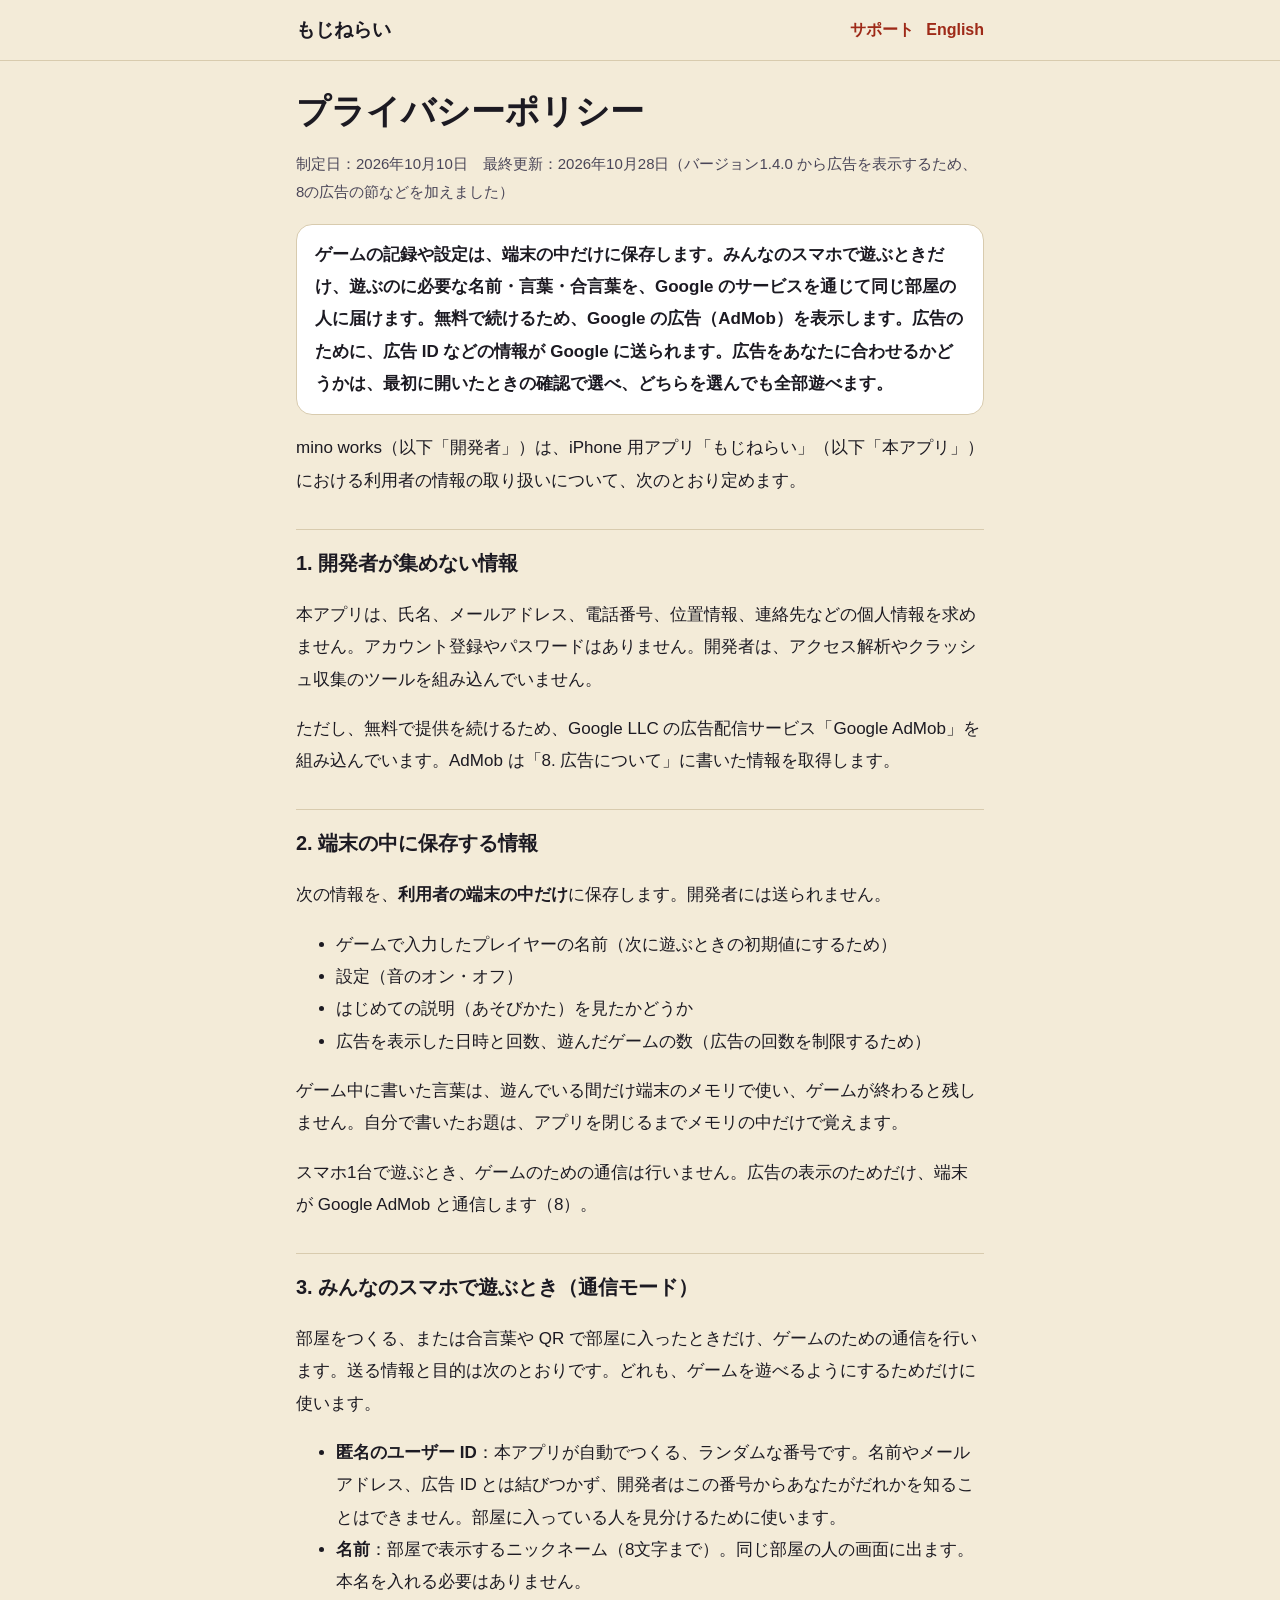
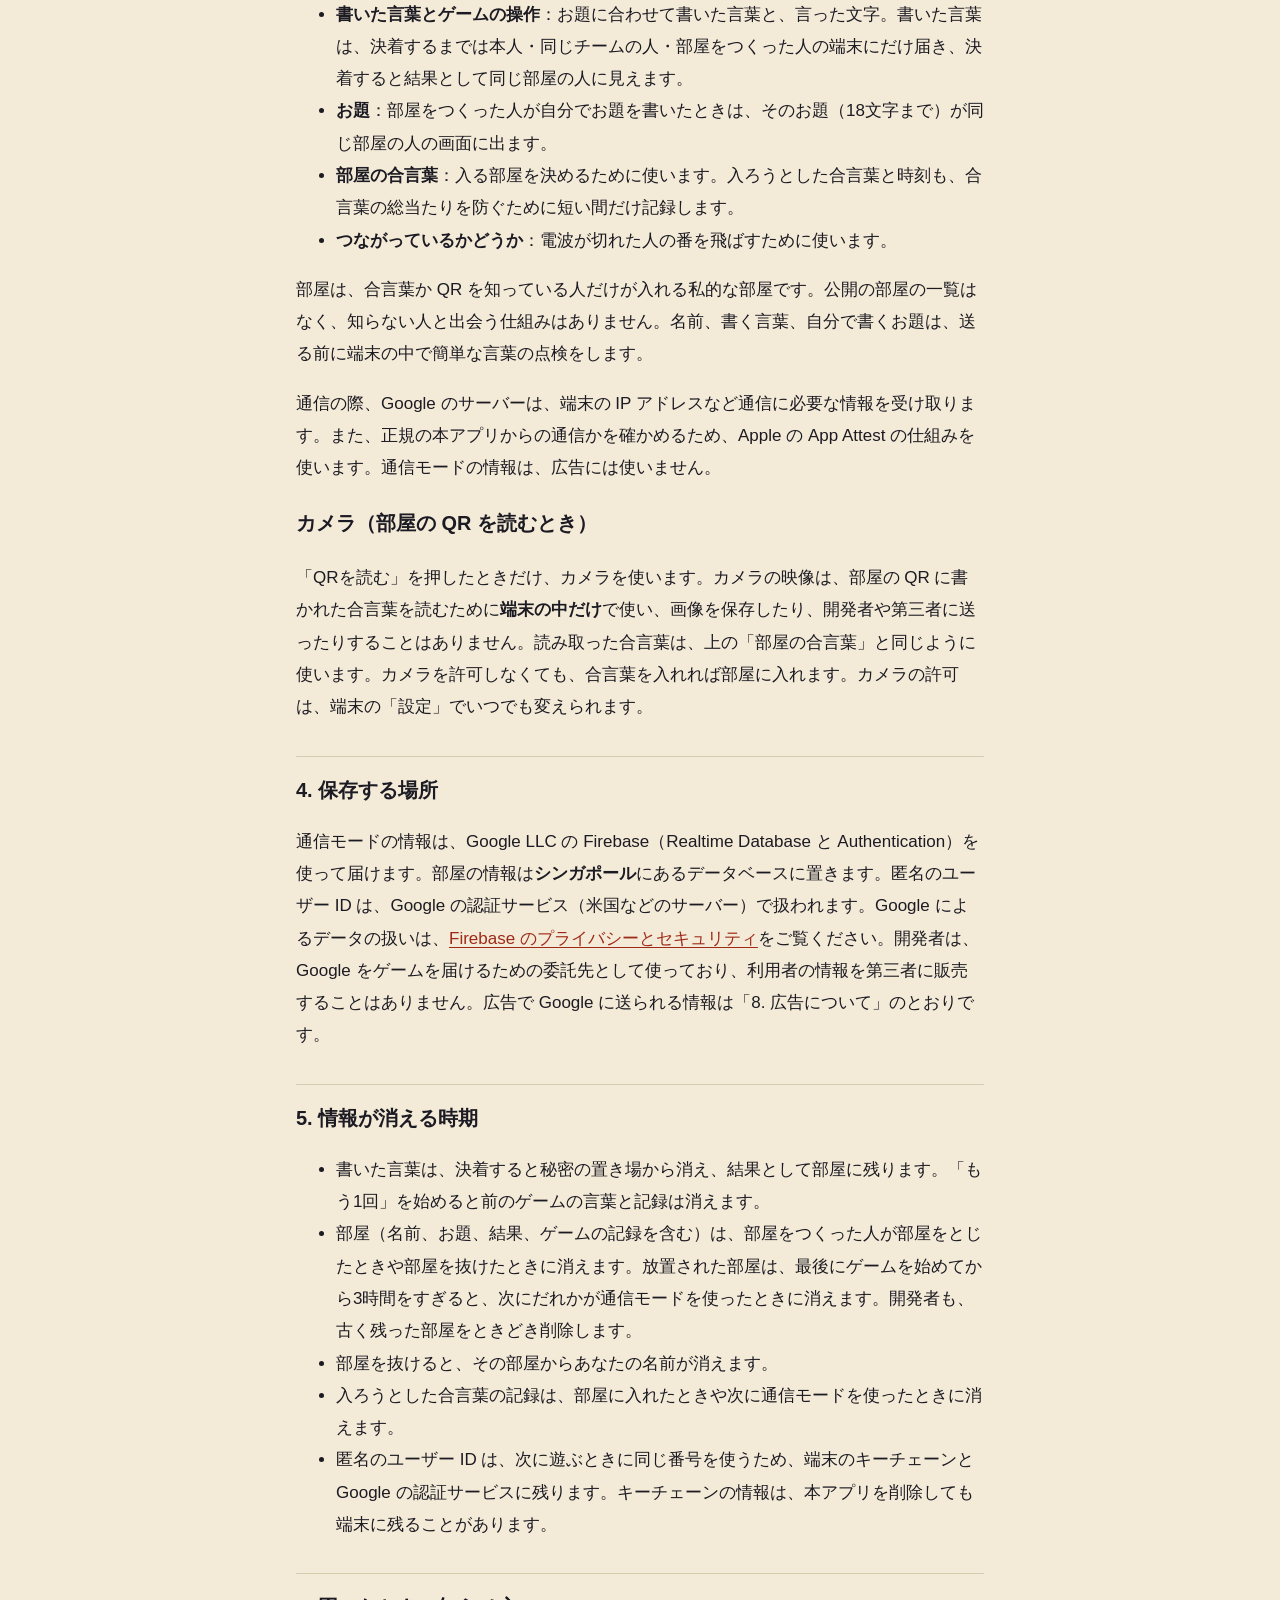
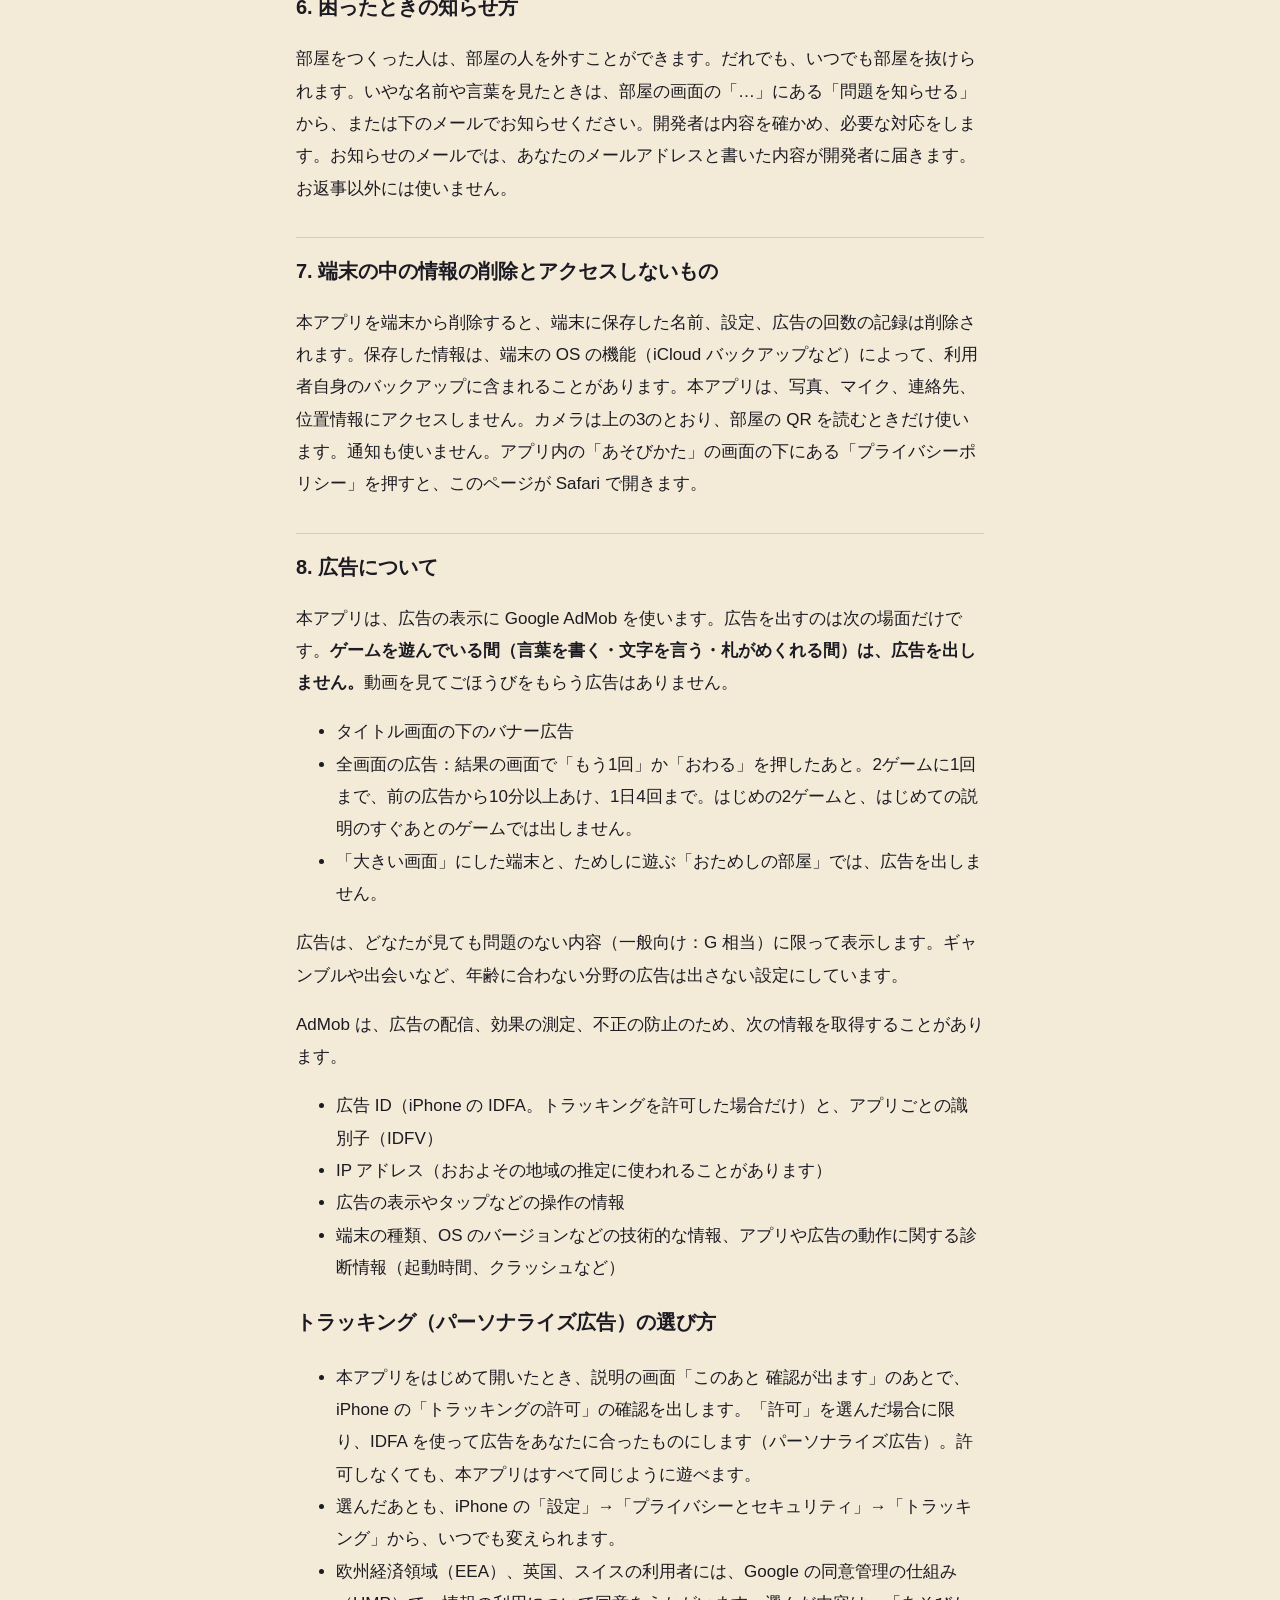
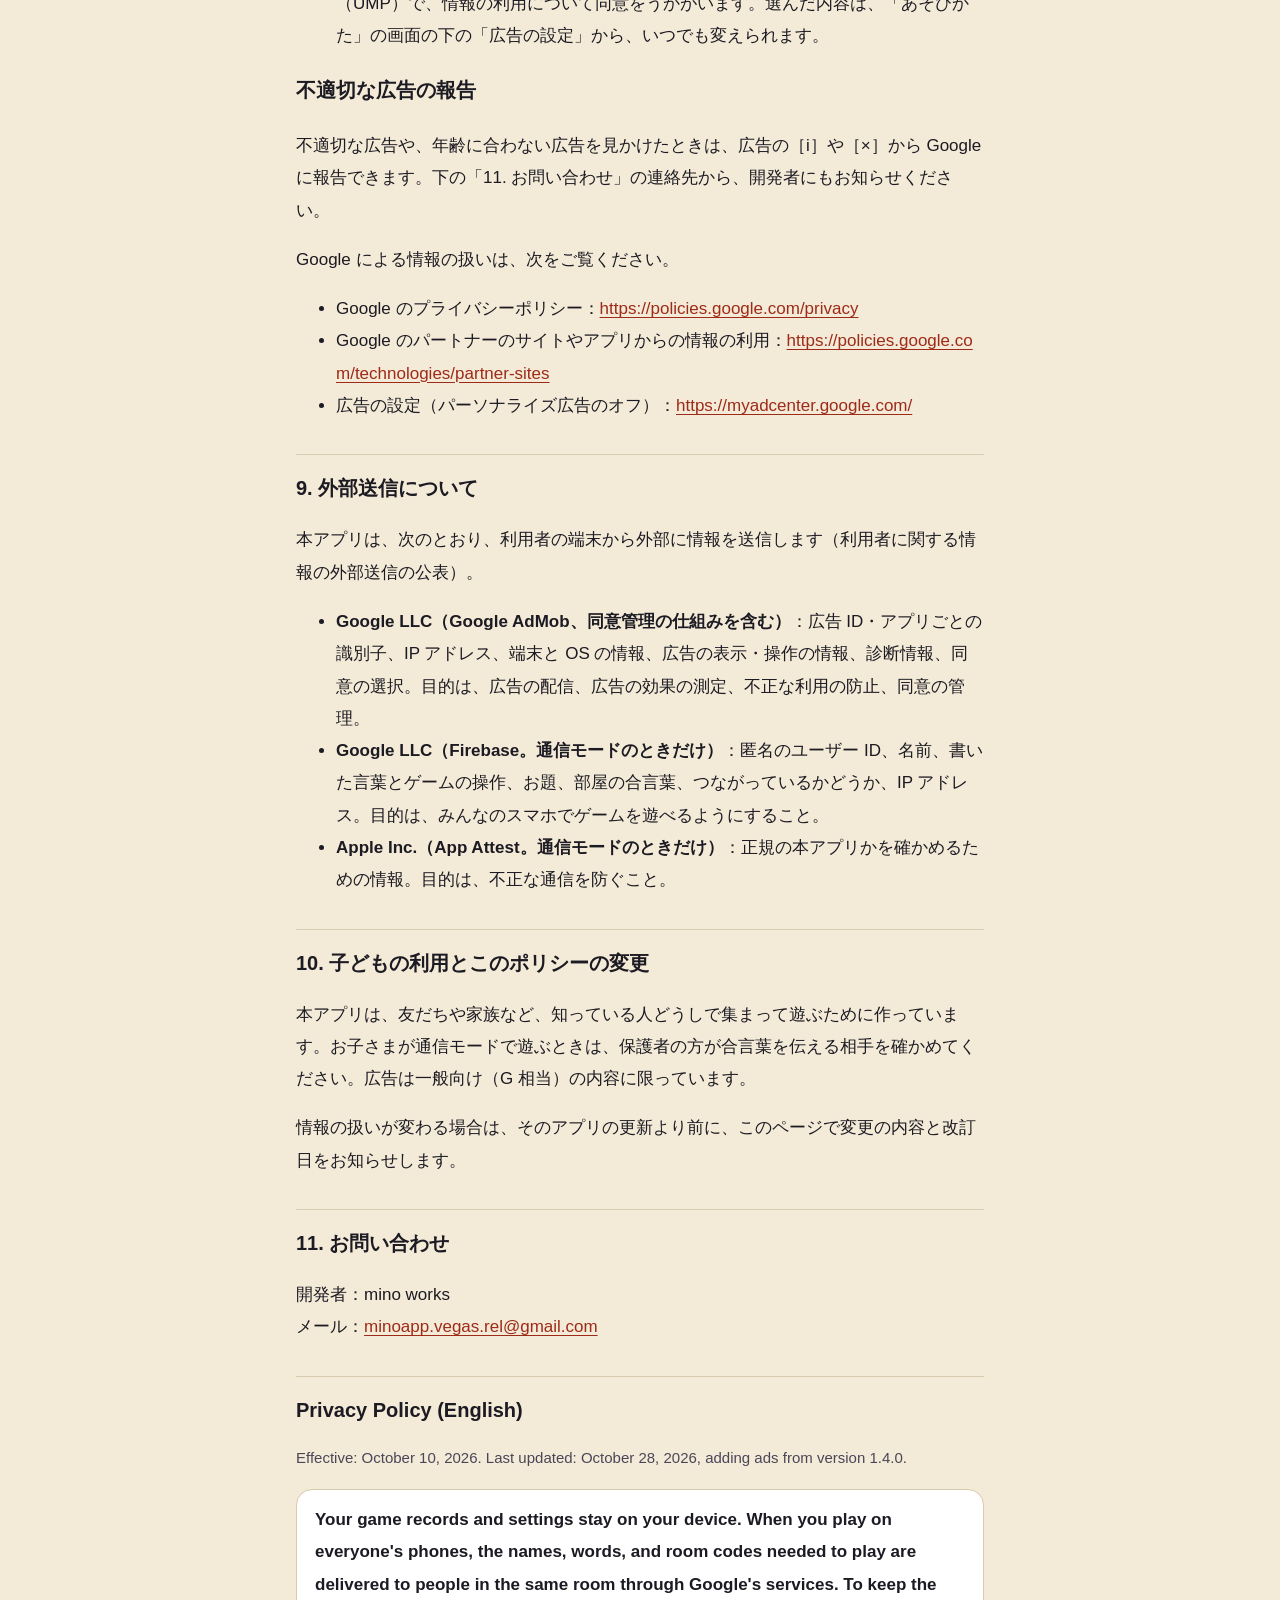
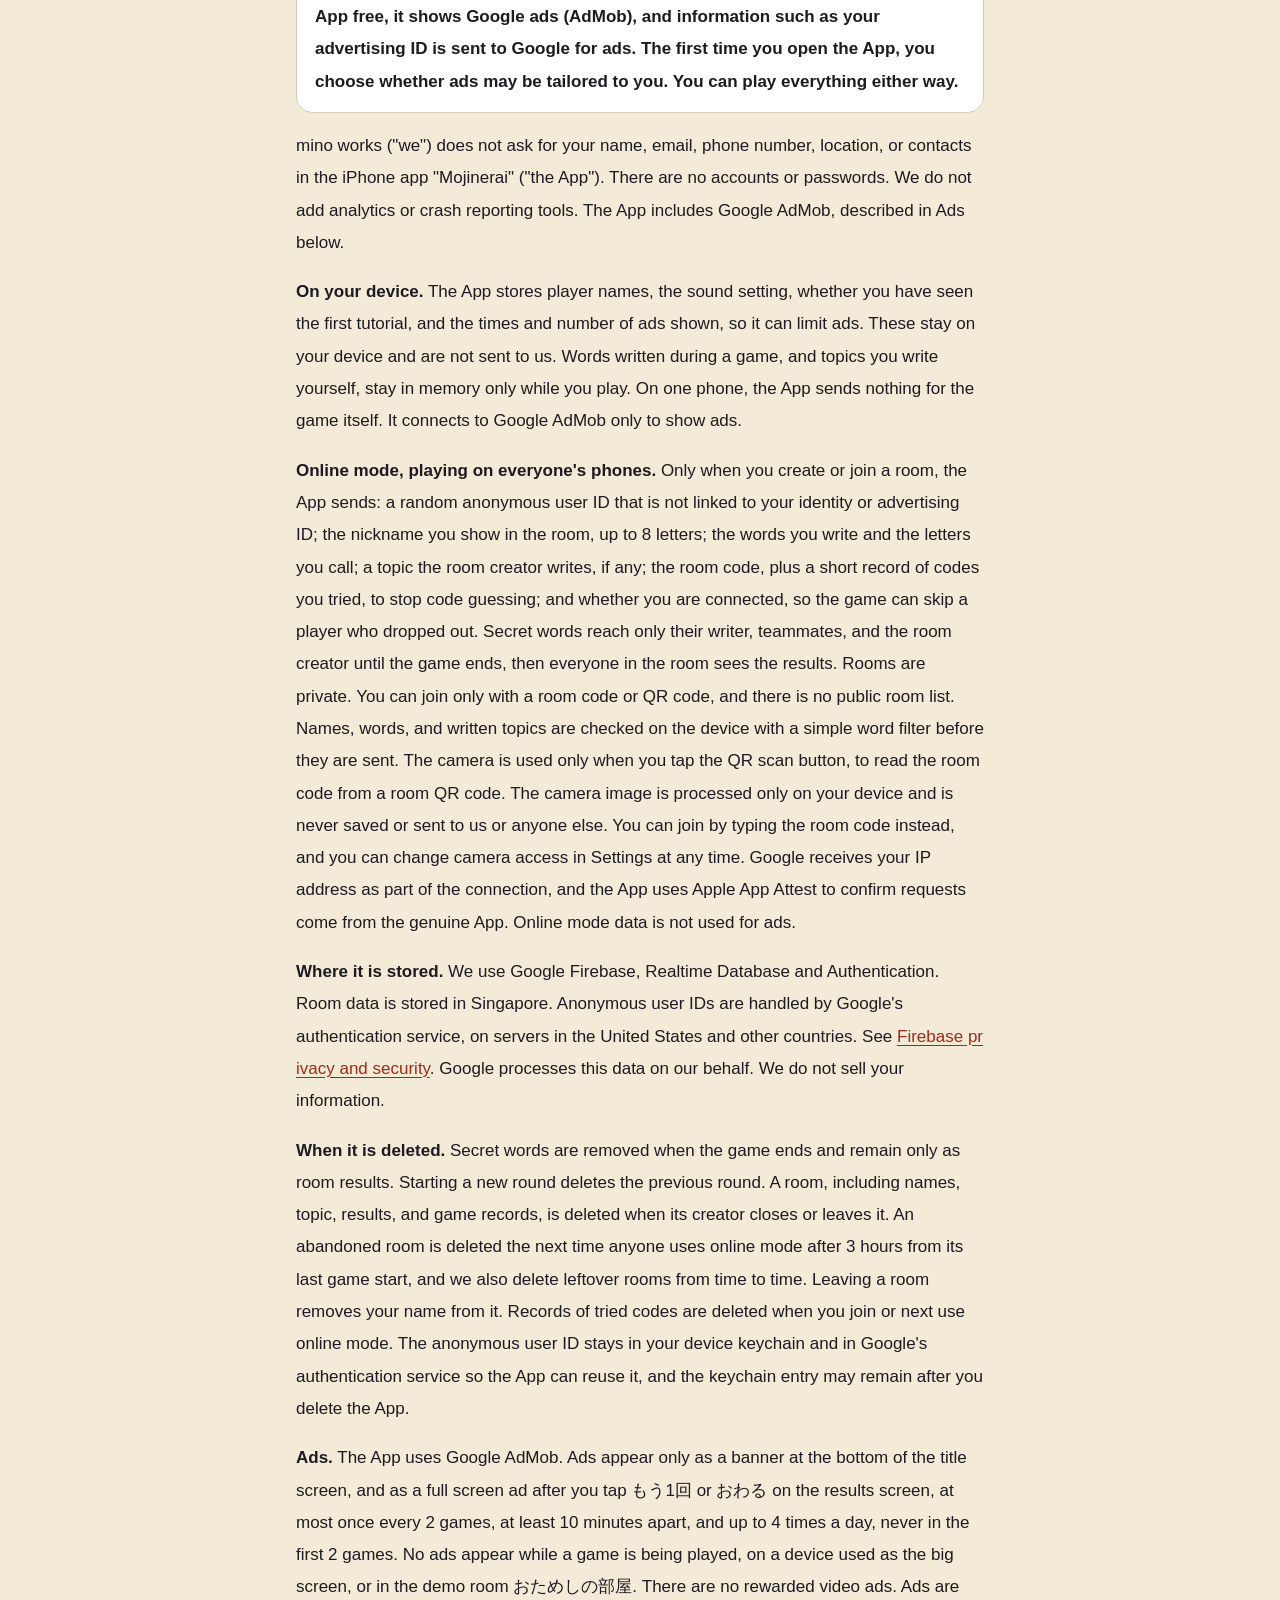
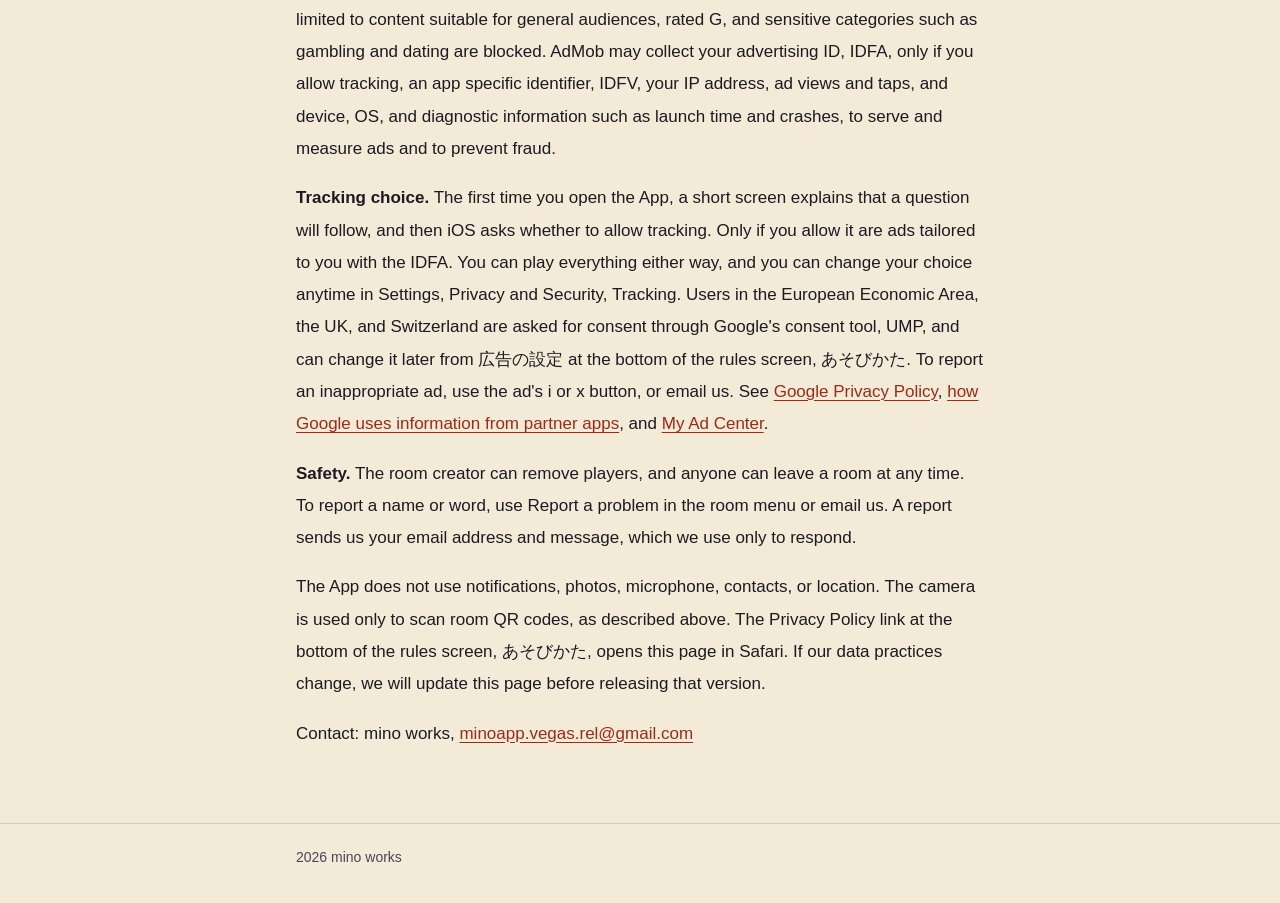
<file: index.html>
<!doctype html>
<html lang="ja">
<head>
<meta charset="utf-8">
<meta name="viewport" content="width=device-width, initial-scale=1">
<title>プライバシーポリシー | もじねらい</title>
<meta name="description" content="アプリ「もじねらい」のプライバシーポリシー。みんなのスマホで遊ぶときに送る情報と消える時期、広告（Google AdMob）で送られる情報とトラッキングの選び方を説明します。">
<link rel="stylesheet" href="style.css">
</head>
<body>
<header><div class="wrap"><a class="brand" href="./">もじねらい</a><nav><a href="support.html">サポート</a><a href="#en">English</a></nav></div></header>
<main><div class="wrap">
<h1>プライバシーポリシー</h1>
<p class="date">制定日：2026年10月10日　最終更新：2026年10月28日（バージョン1.4.0 から広告を表示するため、8の広告の節などを加えました）</p>
<p class="summary">ゲームの記録や設定は、端末の中だけに保存します。みんなのスマホで遊ぶときだけ、遊ぶのに必要な名前・言葉・合言葉を、Google のサービスを通じて同じ部屋の人に届けます。無料で続けるため、Google の広告（AdMob）を表示します。広告のために、広告 ID などの情報が Google に送られます。広告をあなたに合わせるかどうかは、最初に開いたときの確認で選べ、どちらを選んでも全部遊べます。</p>
<p>mino works（以下「開発者」）は、iPhone 用アプリ「もじねらい」（以下「本アプリ」）における利用者の情報の取り扱いについて、次のとおり定めます。</p>

<h2>1. 開発者が集めない情報</h2>
<p>本アプリは、氏名、メールアドレス、電話番号、位置情報、連絡先などの個人情報を求めません。アカウント登録やパスワードはありません。開発者は、アクセス解析やクラッシュ収集のツールを組み込んでいません。</p>
<p>ただし、無料で提供を続けるため、Google LLC の広告配信サービス「Google AdMob」を組み込んでいます。AdMob は「8. 広告について」に書いた情報を取得します。</p>

<h2>2. 端末の中に保存する情報</h2>
<p>次の情報を、<strong>利用者の端末の中だけ</strong>に保存します。開発者には送られません。</p>
<ul>
<li>ゲームで入力したプレイヤーの名前（次に遊ぶときの初期値にするため）</li>
<li>設定（音のオン・オフ）</li>
<li>はじめての説明（あそびかた）を見たかどうか</li>
<li>広告を表示した日時と回数、遊んだゲームの数（広告の回数を制限するため）</li>
</ul>
<p>ゲーム中に書いた言葉は、遊んでいる間だけ端末のメモリで使い、ゲームが終わると残しません。自分で書いたお題は、アプリを閉じるまでメモリの中だけで覚えます。</p>
<p>スマホ1台で遊ぶとき、ゲームのための通信は行いません。広告の表示のためだけ、端末が Google AdMob と通信します（8）。</p>

<h2>3. みんなのスマホで遊ぶとき（通信モード）</h2>
<p>部屋をつくる、または合言葉や QR で部屋に入ったときだけ、ゲームのための通信を行います。送る情報と目的は次のとおりです。どれも、ゲームを遊べるようにするためだけに使います。</p>
<ul>
<li><strong>匿名のユーザー ID</strong>：本アプリが自動でつくる、ランダムな番号です。名前やメールアドレス、広告 ID とは結びつかず、開発者はこの番号からあなたがだれかを知ることはできません。部屋に入っている人を見分けるために使います。</li>
<li><strong>名前</strong>：部屋で表示するニックネーム（8文字まで）。同じ部屋の人の画面に出ます。本名を入れる必要はありません。</li>
<li><strong>書いた言葉とゲームの操作</strong>：お題に合わせて書いた言葉と、言った文字。書いた言葉は、決着するまでは本人・同じチームの人・部屋をつくった人の端末にだけ届き、決着すると結果として同じ部屋の人に見えます。</li>
<li><strong>お題</strong>：部屋をつくった人が自分でお題を書いたときは、そのお題（18文字まで）が同じ部屋の人の画面に出ます。</li>
<li><strong>部屋の合言葉</strong>：入る部屋を決めるために使います。入ろうとした合言葉と時刻も、合言葉の総当たりを防ぐために短い間だけ記録します。</li>
<li><strong>つながっているかどうか</strong>：電波が切れた人の番を飛ばすために使います。</li>
</ul>
<p>部屋は、合言葉か QR を知っている人だけが入れる私的な部屋です。公開の部屋の一覧はなく、知らない人と出会う仕組みはありません。名前、書く言葉、自分で書くお題は、送る前に端末の中で簡単な言葉の点検をします。</p>
<p>通信の際、Google のサーバーは、端末の IP アドレスなど通信に必要な情報を受け取ります。また、正規の本アプリからの通信かを確かめるため、Apple の App Attest の仕組みを使います。通信モードの情報は、広告には使いません。</p>

<h3>カメラ（部屋の QR を読むとき）</h3>
<p>「QRを読む」を押したときだけ、カメラを使います。カメラの映像は、部屋の QR に書かれた合言葉を読むために<strong>端末の中だけ</strong>で使い、画像を保存したり、開発者や第三者に送ったりすることはありません。読み取った合言葉は、上の「部屋の合言葉」と同じように使います。カメラを許可しなくても、合言葉を入れれば部屋に入れます。カメラの許可は、端末の「設定」でいつでも変えられます。</p>

<h2>4. 保存する場所</h2>
<p>通信モードの情報は、Google LLC の Firebase（Realtime Database と Authentication）を使って届けます。部屋の情報は<strong>シンガポール</strong>にあるデータベースに置きます。匿名のユーザー ID は、Google の認証サービス（米国などのサーバー）で扱われます。Google によるデータの扱いは、<a href="https://firebase.google.com/support/privacy">Firebase のプライバシーとセキュリティ</a>をご覧ください。開発者は、Google をゲームを届けるための委託先として使っており、利用者の情報を第三者に販売することはありません。広告で Google に送られる情報は「8. 広告について」のとおりです。</p>

<h2>5. 情報が消える時期</h2>
<ul>
<li>書いた言葉は、決着すると秘密の置き場から消え、結果として部屋に残ります。「もう1回」を始めると前のゲームの言葉と記録は消えます。</li>
<li>部屋（名前、お題、結果、ゲームの記録を含む）は、部屋をつくった人が部屋をとじたときや部屋を抜けたときに消えます。放置された部屋は、最後にゲームを始めてから3時間をすぎると、次にだれかが通信モードを使ったときに消えます。開発者も、古く残った部屋をときどき削除します。</li>
<li>部屋を抜けると、その部屋からあなたの名前が消えます。</li>
<li>入ろうとした合言葉の記録は、部屋に入れたときや次に通信モードを使ったときに消えます。</li>
<li>匿名のユーザー ID は、次に遊ぶときに同じ番号を使うため、端末のキーチェーンと Google の認証サービスに残ります。キーチェーンの情報は、本アプリを削除しても端末に残ることがあります。</li>
</ul>

<h2>6. 困ったときの知らせ方</h2>
<p>部屋をつくった人は、部屋の人を外すことができます。だれでも、いつでも部屋を抜けられます。いやな名前や言葉を見たときは、部屋の画面の「…」にある「問題を知らせる」から、または下のメールでお知らせください。開発者は内容を確かめ、必要な対応をします。お知らせのメールでは、あなたのメールアドレスと書いた内容が開発者に届きます。お返事以外には使いません。</p>

<h2>7. 端末の中の情報の削除とアクセスしないもの</h2>
<p>本アプリを端末から削除すると、端末に保存した名前、設定、広告の回数の記録は削除されます。保存した情報は、端末の OS の機能（iCloud バックアップなど）によって、利用者自身のバックアップに含まれることがあります。本アプリは、写真、マイク、連絡先、位置情報にアクセスしません。カメラは上の3のとおり、部屋の QR を読むときだけ使います。通知も使いません。アプリ内の「あそびかた」の画面の下にある「プライバシーポリシー」を押すと、このページが Safari で開きます。</p>

<h2 id="ads">8. 広告について</h2>
<p>本アプリは、広告の表示に Google AdMob を使います。広告を出すのは次の場面だけです。<strong>ゲームを遊んでいる間（言葉を書く・文字を言う・札がめくれる間）は、広告を出しません。</strong>動画を見てごほうびをもらう広告はありません。</p>
<ul>
<li>タイトル画面の下のバナー広告</li>
<li>全画面の広告：結果の画面で「もう1回」か「おわる」を押したあと。2ゲームに1回まで、前の広告から10分以上あけ、1日4回まで。はじめの2ゲームと、はじめての説明のすぐあとのゲームでは出しません。</li>
<li>「大きい画面」にした端末と、ためしに遊ぶ「おためしの部屋」では、広告を出しません。</li>
</ul>
<p>広告は、どなたが見ても問題のない内容（一般向け：G 相当）に限って表示します。ギャンブルや出会いなど、年齢に合わない分野の広告は出さない設定にしています。</p>
<p>AdMob は、広告の配信、効果の測定、不正の防止のため、次の情報を取得することがあります。</p>
<ul>
<li>広告 ID（iPhone の IDFA。トラッキングを許可した場合だけ）と、アプリごとの識別子（IDFV）</li>
<li>IP アドレス（おおよその地域の推定に使われることがあります）</li>
<li>広告の表示やタップなどの操作の情報</li>
<li>端末の種類、OS のバージョンなどの技術的な情報、アプリや広告の動作に関する診断情報（起動時間、クラッシュなど）</li>
</ul>
<h3>トラッキング（パーソナライズ広告）の選び方</h3>
<ul>
<li>本アプリをはじめて開いたとき、説明の画面「このあと 確認が出ます」のあとで、iPhone の「トラッキングの許可」の確認を出します。「許可」を選んだ場合に限り、IDFA を使って広告をあなたに合ったものにします（パーソナライズ広告）。許可しなくても、本アプリはすべて同じように遊べます。</li>
<li>選んだあとも、iPhone の「設定」→「プライバシーとセキュリティ」→「トラッキング」から、いつでも変えられます。</li>
<li>欧州経済領域（EEA）、英国、スイスの利用者には、Google の同意管理の仕組み（UMP）で、情報の利用について同意をうかがいます。選んだ内容は、「あそびかた」の画面の下の「広告の設定」から、いつでも変えられます。</li>
</ul>
<h3>不適切な広告の報告</h3>
<p>不適切な広告や、年齢に合わない広告を見かけたときは、広告の［i］や［×］から Google に報告できます。下の「11. お問い合わせ」の連絡先から、開発者にもお知らせください。</p>
<p>Google による情報の扱いは、次をご覧ください。</p>
<ul>
<li>Google のプライバシーポリシー：<a href="https://policies.google.com/privacy">https://policies.google.com/privacy</a></li>
<li>Google のパートナーのサイトやアプリからの情報の利用：<a href="https://policies.google.com/technologies/partner-sites">https://policies.google.com/technologies/partner-sites</a></li>
<li>広告の設定（パーソナライズ広告のオフ）：<a href="https://myadcenter.google.com/">https://myadcenter.google.com/</a></li>
</ul>

<h2 id="external">9. 外部送信について</h2>
<p>本アプリは、次のとおり、利用者の端末から外部に情報を送信します（利用者に関する情報の外部送信の公表）。</p>
<ul>
<li><strong>Google LLC（Google AdMob、同意管理の仕組みを含む）</strong>：広告 ID・アプリごとの識別子、IP アドレス、端末と OS の情報、広告の表示・操作の情報、診断情報、同意の選択。目的は、広告の配信、広告の効果の測定、不正な利用の防止、同意の管理。</li>
<li><strong>Google LLC（Firebase。通信モードのときだけ）</strong>：匿名のユーザー ID、名前、書いた言葉とゲームの操作、お題、部屋の合言葉、つながっているかどうか、IP アドレス。目的は、みんなのスマホでゲームを遊べるようにすること。</li>
<li><strong>Apple Inc.（App Attest。通信モードのときだけ）</strong>：正規の本アプリかを確かめるための情報。目的は、不正な通信を防ぐこと。</li>
</ul>

<h2>10. 子どもの利用とこのポリシーの変更</h2>
<p>本アプリは、友だちや家族など、知っている人どうしで集まって遊ぶために作っています。お子さまが通信モードで遊ぶときは、保護者の方が合言葉を伝える相手を確かめてください。広告は一般向け（G 相当）の内容に限っています。</p>
<p>情報の扱いが変わる場合は、そのアプリの更新より前に、このページで変更の内容と改訂日をお知らせします。</p>

<h2>11. お問い合わせ</h2>
<p>開発者：mino works<br>メール：<a href="mailto:minoapp.vegas.rel@gmail.com">minoapp.vegas.rel@gmail.com</a></p>

<h2 id="en">Privacy Policy (English)</h2>
<p class="date">Effective: October 10, 2026. Last updated: October 28, 2026, adding ads from version 1.4.0.</p>
<p class="summary">Your game records and settings stay on your device. When you play on everyone's phones, the names, words, and room codes needed to play are delivered to people in the same room through Google's services. To keep the App free, it shows Google ads (AdMob), and information such as your advertising ID is sent to Google for ads. The first time you open the App, you choose whether ads may be tailored to you. You can play everything either way.</p>
<p>mino works ("we") does not ask for your name, email, phone number, location, or contacts in the iPhone app "Mojinerai" ("the App"). There are no accounts or passwords. We do not add analytics or crash reporting tools. The App includes Google AdMob, described in Ads below.</p>
<p><strong>On your device.</strong> The App stores player names, the sound setting, whether you have seen the first tutorial, and the times and number of ads shown, so it can limit ads. These stay on your device and are not sent to us. Words written during a game, and topics you write yourself, stay in memory only while you play. On one phone, the App sends nothing for the game itself. It connects to Google AdMob only to show ads.</p>
<p><strong>Online mode, playing on everyone's phones.</strong> Only when you create or join a room, the App sends: a random anonymous user ID that is not linked to your identity or advertising ID; the nickname you show in the room, up to 8 letters; the words you write and the letters you call; a topic the room creator writes, if any; the room code, plus a short record of codes you tried, to stop code guessing; and whether you are connected, so the game can skip a player who dropped out. Secret words reach only their writer, teammates, and the room creator until the game ends, then everyone in the room sees the results. Rooms are private. You can join only with a room code or QR code, and there is no public room list. Names, words, and written topics are checked on the device with a simple word filter before they are sent. The camera is used only when you tap the QR scan button, to read the room code from a room QR code. The camera image is processed only on your device and is never saved or sent to us or anyone else. You can join by typing the room code instead, and you can change camera access in Settings at any time. Google receives your IP address as part of the connection, and the App uses Apple App Attest to confirm requests come from the genuine App. Online mode data is not used for ads.</p>
<p><strong>Where it is stored.</strong> We use Google Firebase, Realtime Database and Authentication. Room data is stored in Singapore. Anonymous user IDs are handled by Google's authentication service, on servers in the United States and other countries. See <a href="https://firebase.google.com/support/privacy">Firebase privacy and security</a>. Google processes this data on our behalf. We do not sell your information.</p>
<p><strong>When it is deleted.</strong> Secret words are removed when the game ends and remain only as room results. Starting a new round deletes the previous round. A room, including names, topic, results, and game records, is deleted when its creator closes or leaves it. An abandoned room is deleted the next time anyone uses online mode after 3 hours from its last game start, and we also delete leftover rooms from time to time. Leaving a room removes your name from it. Records of tried codes are deleted when you join or next use online mode. The anonymous user ID stays in your device keychain and in Google's authentication service so the App can reuse it, and the keychain entry may remain after you delete the App.</p>
<p><strong>Ads.</strong> The App uses Google AdMob. Ads appear only as a banner at the bottom of the title screen, and as a full screen ad after you tap もう1回 or おわる on the results screen, at most once every 2 games, at least 10 minutes apart, and up to 4 times a day, never in the first 2 games. No ads appear while a game is being played, on a device used as the big screen, or in the demo room おためしの部屋. There are no rewarded video ads. Ads are limited to content suitable for general audiences, rated G, and sensitive categories such as gambling and dating are blocked. AdMob may collect your advertising ID, IDFA, only if you allow tracking, an app specific identifier, IDFV, your IP address, ad views and taps, and device, OS, and diagnostic information such as launch time and crashes, to serve and measure ads and to prevent fraud.</p>
<p><strong>Tracking choice.</strong> The first time you open the App, a short screen explains that a question will follow, and then iOS asks whether to allow tracking. Only if you allow it are ads tailored to you with the IDFA. You can play everything either way, and you can change your choice anytime in Settings, Privacy and Security, Tracking. Users in the European Economic Area, the UK, and Switzerland are asked for consent through Google's consent tool, UMP, and can change it later from 広告の設定 at the bottom of the rules screen, あそびかた. To report an inappropriate ad, use the ad's i or x button, or email us. See <a href="https://policies.google.com/privacy">Google Privacy Policy</a>, <a href="https://policies.google.com/technologies/partner-sites">how Google uses information from partner apps</a>, and <a href="https://myadcenter.google.com/">My Ad Center</a>.</p>
<p><strong>Safety.</strong> The room creator can remove players, and anyone can leave a room at any time. To report a name or word, use Report a problem in the room menu or email us. A report sends us your email address and message, which we use only to respond.</p>
<p>The App does not use notifications, photos, microphone, contacts, or location. The camera is used only to scan room QR codes, as described above. The Privacy Policy link at the bottom of the rules screen, あそびかた, opens this page in Safari. If our data practices change, we will update this page before releasing that version.</p>
<p>Contact: mino works, <a href="mailto:minoapp.vegas.rel@gmail.com">minoapp.vegas.rel@gmail.com</a></p>
</div></main>
<footer><div class="wrap">2026 mino works</div></footer>
</body>
</html>
</file>
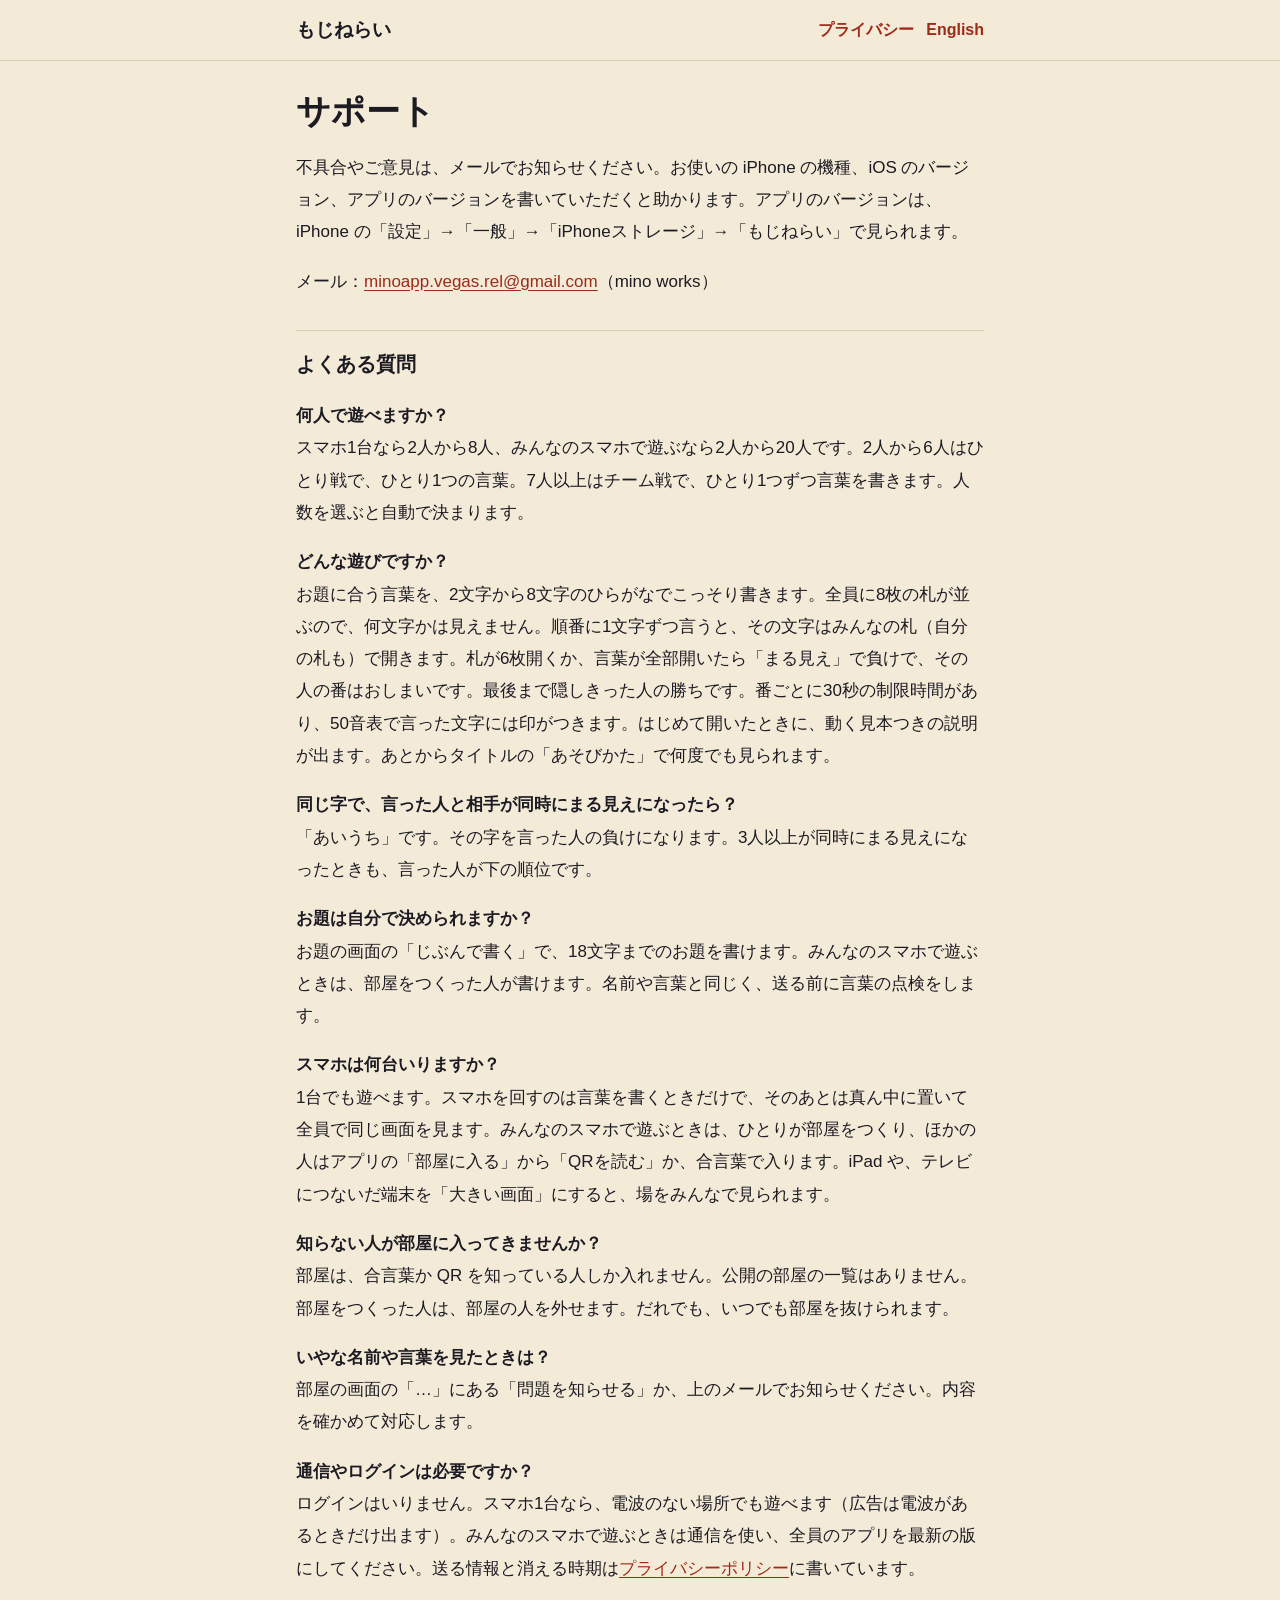
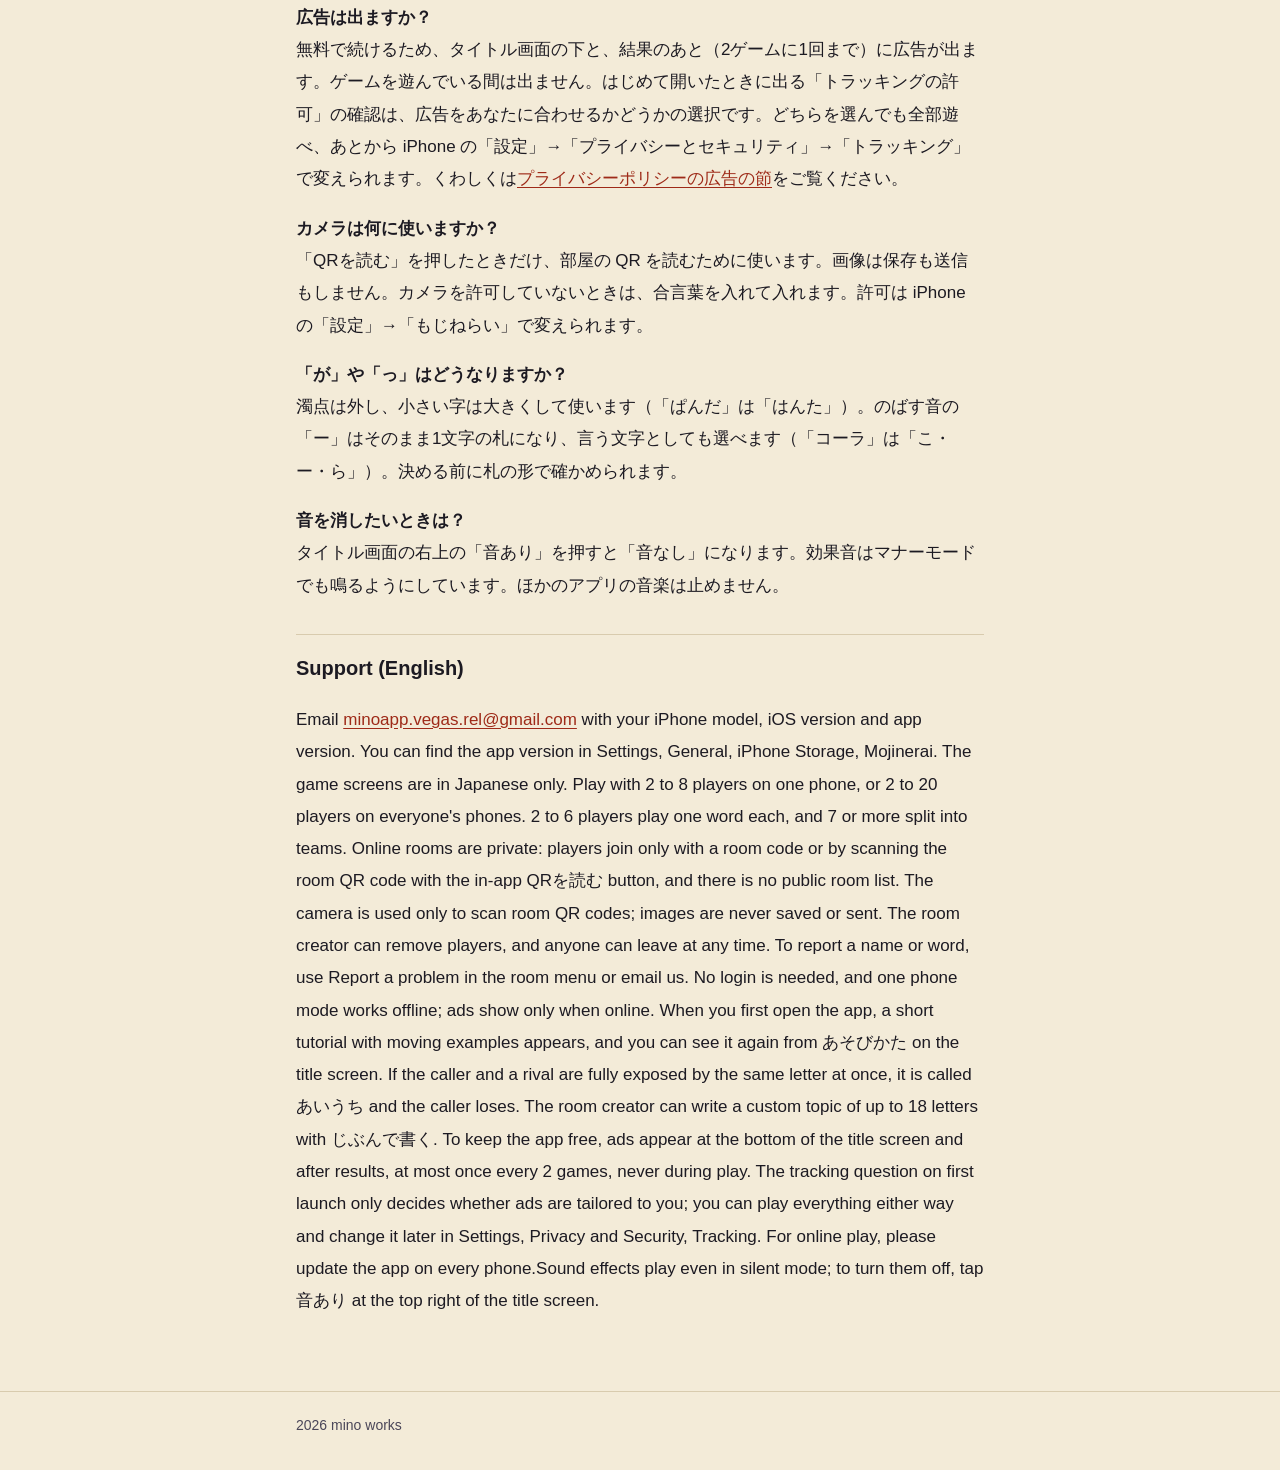
<file: support.html>
<!doctype html>
<html lang="ja">
<head>
<meta charset="utf-8">
<meta name="viewport" content="width=device-width, initial-scale=1">
<title>サポート | もじねらい</title>
<meta name="description" content="アプリ「もじねらい」のお問い合わせ先とよくある質問。">
<link rel="stylesheet" href="style.css">
</head>
<body>
<header><div class="wrap"><a class="brand" href="./">もじねらい</a><nav><a href="./">プライバシー</a><a href="#en">English</a></nav></div></header>
<main><div class="wrap">
<h1>サポート</h1>
<p>不具合やご意見は、メールでお知らせください。お使いの iPhone の機種、iOS のバージョン、アプリのバージョンを書いていただくと助かります。アプリのバージョンは、iPhone の「設定」→「一般」→「iPhoneストレージ」→「もじねらい」で見られます。</p>
<p>メール：<a href="mailto:minoapp.vegas.rel@gmail.com">minoapp.vegas.rel@gmail.com</a>（mino works）</p>

<h2>よくある質問</h2>
<p><strong>何人で遊べますか？</strong><br>スマホ1台なら2人から8人、みんなのスマホで遊ぶなら2人から20人です。2人から6人はひとり戦で、ひとり1つの言葉。7人以上はチーム戦で、ひとり1つずつ言葉を書きます。人数を選ぶと自動で決まります。</p>
<p><strong>どんな遊びですか？</strong><br>お題に合う言葉を、2文字から8文字のひらがなでこっそり書きます。全員に8枚の札が並ぶので、何文字かは見えません。順番に1文字ずつ言うと、その文字はみんなの札（自分の札も）で開きます。札が6枚開くか、言葉が全部開いたら「まる見え」で負けで、その人の番はおしまいです。最後まで隠しきった人の勝ちです。番ごとに30秒の制限時間があり、50音表で言った文字には印がつきます。はじめて開いたときに、動く見本つきの説明が出ます。あとからタイトルの「あそびかた」で何度でも見られます。</p>
<p><strong>同じ字で、言った人と相手が同時にまる見えになったら？</strong><br>「あいうち」です。その字を言った人の負けになります。3人以上が同時にまる見えになったときも、言った人が下の順位です。</p>
<p><strong>お題は自分で決められますか？</strong><br>お題の画面の「じぶんで書く」で、18文字までのお題を書けます。みんなのスマホで遊ぶときは、部屋をつくった人が書けます。名前や言葉と同じく、送る前に言葉の点検をします。</p>
<p><strong>スマホは何台いりますか？</strong><br>1台でも遊べます。スマホを回すのは言葉を書くときだけで、そのあとは真ん中に置いて全員で同じ画面を見ます。みんなのスマホで遊ぶときは、ひとりが部屋をつくり、ほかの人はアプリの「部屋に入る」から「QRを読む」か、合言葉で入ります。iPad や、テレビにつないだ端末を「大きい画面」にすると、場をみんなで見られます。</p>
<p><strong>知らない人が部屋に入ってきませんか？</strong><br>部屋は、合言葉か QR を知っている人しか入れません。公開の部屋の一覧はありません。部屋をつくった人は、部屋の人を外せます。だれでも、いつでも部屋を抜けられます。</p>
<p><strong>いやな名前や言葉を見たときは？</strong><br>部屋の画面の「…」にある「問題を知らせる」か、上のメールでお知らせください。内容を確かめて対応します。</p>
<p><strong>通信やログインは必要ですか？</strong><br>ログインはいりません。スマホ1台なら、電波のない場所でも遊べます（広告は電波があるときだけ出ます）。みんなのスマホで遊ぶときは通信を使い、全員のアプリを最新の版にしてください。送る情報と消える時期は<a href="./">プライバシーポリシー</a>に書いています。</p>
<p><strong>広告は出ますか？</strong><br>無料で続けるため、タイトル画面の下と、結果のあと（2ゲームに1回まで）に広告が出ます。ゲームを遊んでいる間は出ません。はじめて開いたときに出る「トラッキングの許可」の確認は、広告をあなたに合わせるかどうかの選択です。どちらを選んでも全部遊べ、あとから iPhone の「設定」→「プライバシーとセキュリティ」→「トラッキング」で変えられます。くわしくは<a href="./#ads">プライバシーポリシーの広告の節</a>をご覧ください。</p>
<p><strong>カメラは何に使いますか？</strong><br>「QRを読む」を押したときだけ、部屋の QR を読むために使います。画像は保存も送信もしません。カメラを許可していないときは、合言葉を入れて入れます。許可は iPhone の「設定」→「もじねらい」で変えられます。</p>
<p><strong>「が」や「っ」はどうなりますか？</strong><br>濁点は外し、小さい字は大きくして使います（「ぱんだ」は「はんた」）。のばす音の「ー」はそのまま1文字の札になり、言う文字としても選べます（「コーラ」は「こ・ー・ら」）。決める前に札の形で確かめられます。</p>
<p><strong>音を消したいときは？</strong><br>タイトル画面の右上の「音あり」を押すと「音なし」になります。効果音はマナーモードでも鳴るようにしています。ほかのアプリの音楽は止めません。</p>

<h2 id="en">Support (English)</h2>
<p>Email <a href="mailto:minoapp.vegas.rel@gmail.com">minoapp.vegas.rel@gmail.com</a> with your iPhone model, iOS version and app version. You can find the app version in Settings, General, iPhone Storage, Mojinerai. The game screens are in Japanese only. Play with 2 to 8 players on one phone, or 2 to 20 players on everyone's phones. 2 to 6 players play one word each, and 7 or more split into teams. Online rooms are private: players join only with a room code or by scanning the room QR code with the in-app QRを読む button, and there is no public room list. The camera is used only to scan room QR codes; images are never saved or sent. The room creator can remove players, and anyone can leave at any time. To report a name or word, use Report a problem in the room menu or email us. No login is needed, and one phone mode works offline; ads show only when online. When you first open the app, a short tutorial with moving examples appears, and you can see it again from あそびかた on the title screen. If the caller and a rival are fully exposed by the same letter at once, it is called あいうち and the caller loses. The room creator can write a custom topic of up to 18 letters with じぶんで書く. To keep the app free, ads appear at the bottom of the title screen and after results, at most once every 2 games, never during play. The tracking question on first launch only decides whether ads are tailored to you; you can play everything either way and change it later in Settings, Privacy and Security, Tracking. For online play, please update the app on every phone.Sound effects play even in silent mode; to turn them off, tap 音あり at the top right of the title screen.</p>
</div></main>
<footer><div class="wrap">2026 mino works</div></footer>
</body>
</html>
</file>
<file: style.css>
:root{--bg:#12162A;--card:#1E2440;--ink:#F3EBD8;--sub:#A9B0CC;--line:#343C66;--accent:#F2C14E;color-scheme:dark light}
@media (prefers-color-scheme: light){:root:not([data-theme="dark"]){--bg:#F3EBD8;--card:#FFFFFF;--ink:#1C1A22;--sub:#4A4658;--line:#D8CBAE;--accent:#9E2A18}}
:root[data-theme="light"]{--bg:#F3EBD8;--card:#FFFFFF;--ink:#1C1A22;--sub:#4A4658;--line:#D8CBAE;--accent:#9E2A18}
*{box-sizing:border-box}html{-webkit-text-size-adjust:100%}
body{margin:0;background:var(--bg);color:var(--ink);font-family:"Hiragino Sans","Noto Sans JP","Yu Gothic",Meiryo,sans-serif;font-size:17px;line-height:1.9}
a{color:var(--accent);text-underline-offset:3px;word-break:break-all}
.wrap{max-width:720px;margin:0 auto;padding:0 16px}
header{border-bottom:1px solid var(--line)}header .wrap{display:flex;justify-content:space-between;align-items:center;min-height:60px;gap:12px}
.brand{color:var(--ink);text-decoration:none;font-weight:800;font-size:19px}nav a{font-weight:700;text-decoration:none;font-size:16px;margin-left:12px}
main{padding:24px 0 56px}h1{font-size:clamp(26px,6vw,34px);line-height:1.35;margin:4px 0 6px}
.date{color:var(--sub);font-size:15px}h2{font-size:20px;margin:32px 0 8px;padding-top:14px;border-top:1px solid var(--line)}
.summary{background:var(--card);border:1px solid var(--line);border-radius:16px;padding:14px 18px;font-weight:700}
footer{border-top:1px solid var(--line);padding:20px 0 32px;color:var(--sub);font-size:14px}
</file>
